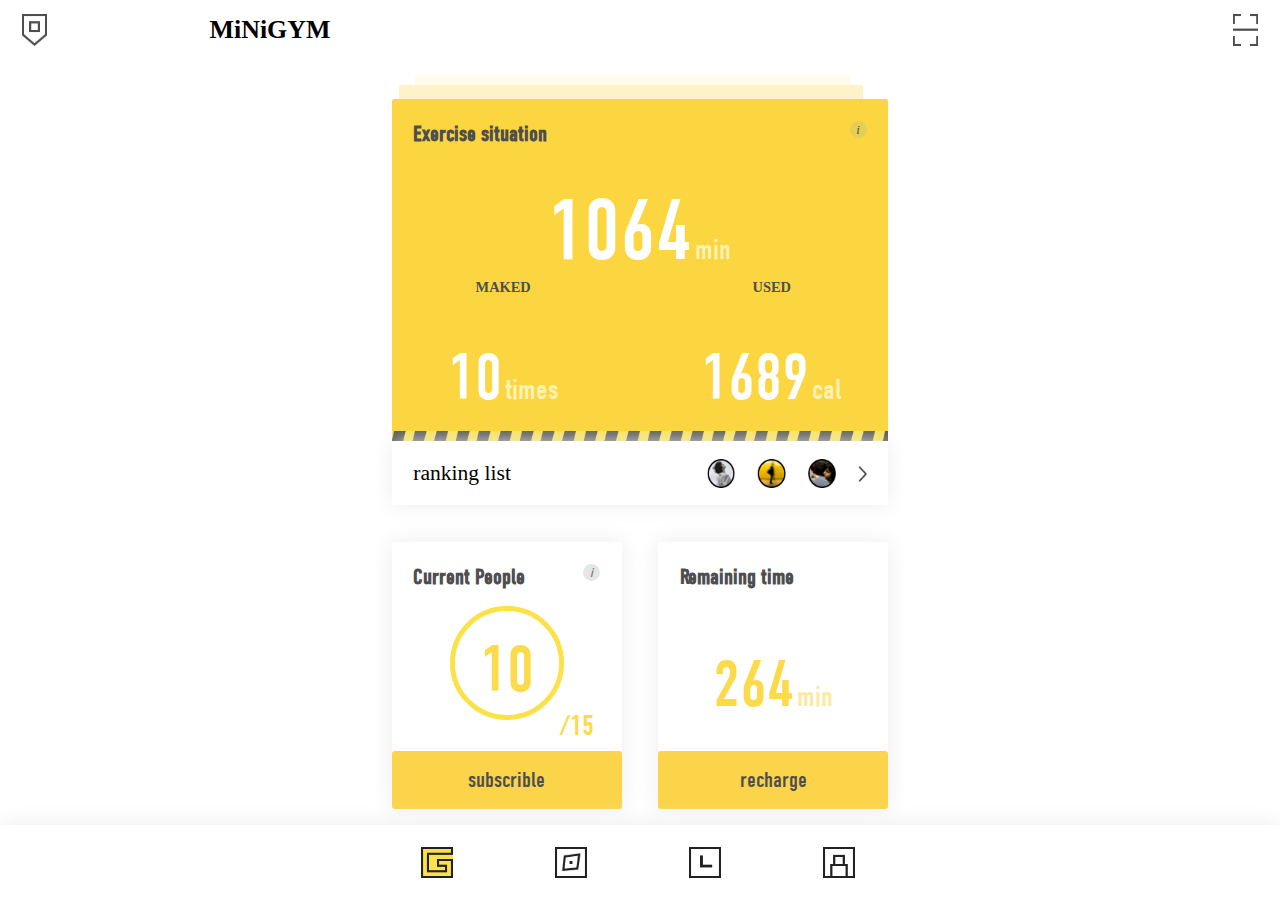
<file: html/index.html>
<!DOCTYPE html>
<html lang="en">
<head>
    <meta charset="UTF-8">
    <meta content="yes" name="apple-mobile-web-app-capable">
    <meta content="yes" name="apple-touch-fullscreen">
    <meta content="telephone=no,email=no" name="format-detection">
    <script src="../js/flexible.js"></script>
    <title>MiNiGYM</title>
    <link rel="stylesheet" href="../css/index.css">
</head>
<body>
    <div class="container">
        <div class="header">
            <div class="nearby">
                <img src="../imgs/home_nearby.png" alt="">
            </div>
            <h2>MiNiGYM</h2>
            <div class="scan">
                <img src="../imgs/home_scan.png" alt="">
            </div>
        </div>
        <div class="exercise-situation">
            <div class="cards-box">
                <div class="cards">
                    <div class="card3"></div>
                    <div class="card2"></div>
                    <a href="./es.html">
                        <div class="card1">
                            <div class="card1-title">
                                <h3>Exercise situation</h3>
                                <div class="more">
                                    <i>i</i>
                                </div>                            
                            </div>
                            <div class="time">
                                <span class="mins">1064</span>
                                <span class="min">min</span>
                            </div>
                            <div class="maked">
                                <h4>MAKED</h4>
                                <div class="m-num">
                                    <span class="maks">10</span>
                                    <span class="mak">times</span>
                                </div>
                            </div>
                            <div class="used">
                                <h4>USED</h4>
                                <div class="u-num">
                                    <span class="cals">1689</span>
                                    <span class="cal">cal</span>
                                </div>
                            </div>
                        </div>
                    </a>
                </div>                
            </div>
            <div class="conveyor"></div>
            <div class="ranking-list">
                <p>ranking list</p>
                <div class="top3">
                    <img src="../imgs/home_ranking1.png" alt="">
                    <img src="../imgs/home_ranking2.png" alt="">
                    <img src="../imgs/home_ranking3.png" alt="">
                    <img src="../imgs/home_more.png" alt="" class="list-more">
                </div>
            </div>
        </div>
        <div class="sub-message">
            <div class="current-people">
                <h3>Current People</h3>
                <div class="more">
                    <i>i</i>
                </div>
                <div class="people">10</div>
                <span>/15</span>
                <a href="./subscrible.html">
                    <div class="subscrible">
                        subscrible
                    </div>                      
                </a>
            </div>
            <div class="remaining-time">
                <h3>Remaining time</h3>
                <div class="r-num">
                    <span class="rt-num">264</span>
                    <span class="rt-nums">min</span>
                </div>
                <a href="./recharge.html">
                    <div class="subscrible">
                        recharge
                    </div> 
                </a>                
            </div>            
        </div>
    </div>
    <footer>
        <div class="tab">
            <a class="active">
                <img src="../imgs/home_icon.png" alt="">  
            </a>
            <a href="./find.html">
                <img src="../imgs/home_find.png" alt="">
            </a>
            <a href="./time.html">
                <img src="../imgs/home_time.png" alt="">
            </a>
            <a href="./user.html">
                <img src="../imgs/home_user.png" alt="">
            </a>                
        </div>
    </footer>
</body>
</html>
</file>
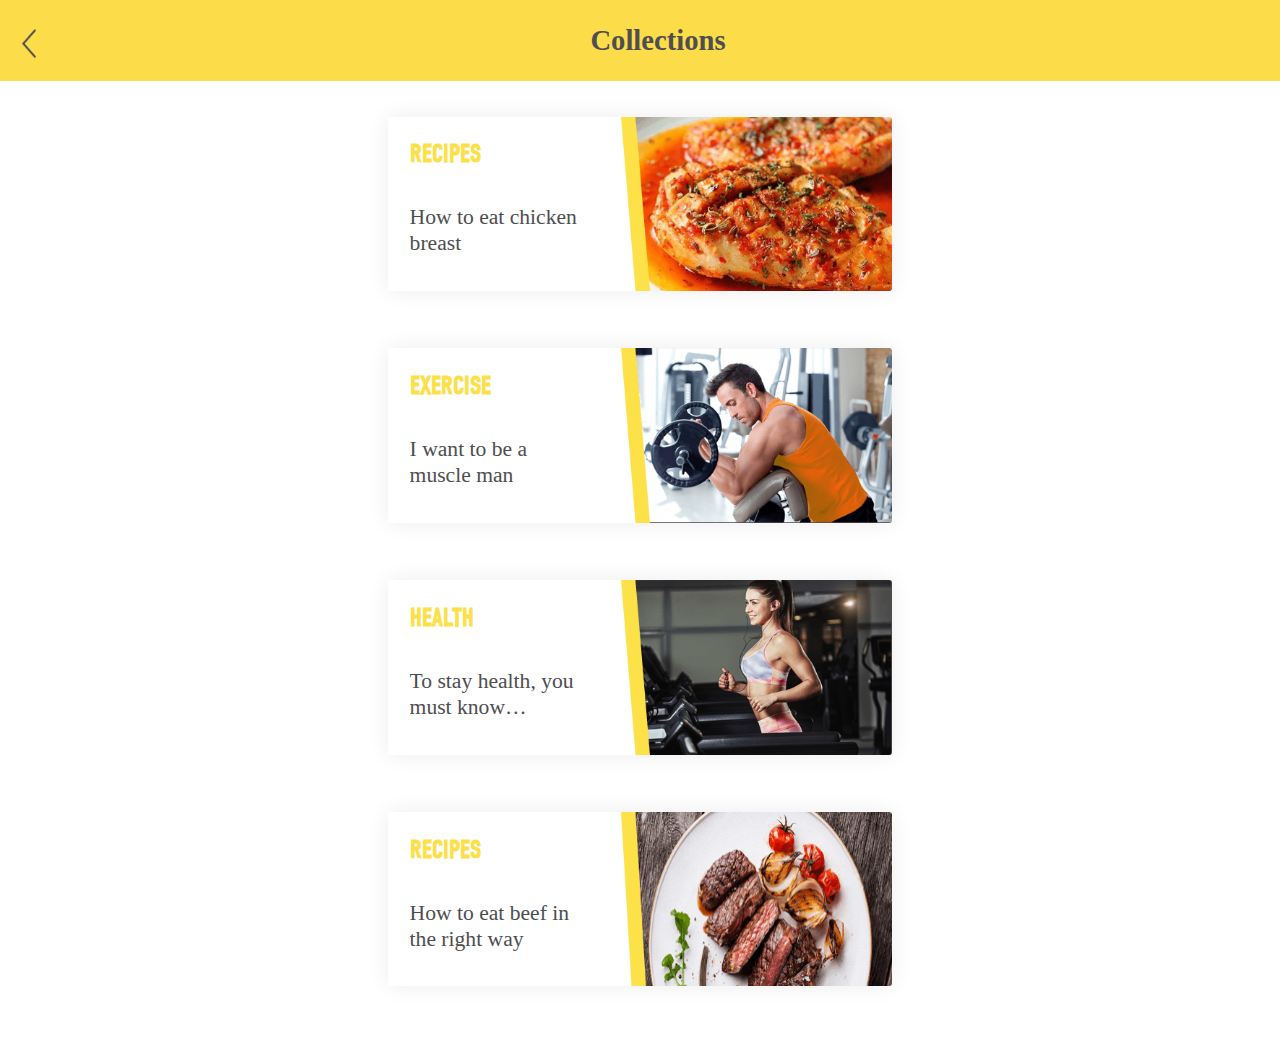
<file: html/collections.html>
<!DOCTYPE html>
<html lang="en">
<head>
    <meta charset="UTF-8">
    <title>Collections</title>
    <script src="../js/flexible.js"></script>
    <link rel="stylesheet" href="../css/collections.css">
</head>
<body>
    <header>
        <a href="./user.html">
            <div class="back"></div>            
        </a>
        <h3>Collections</h3>
    </header>
    <div class="main">
        <div class="collections">
            <div class="content">
                <h2>RECIPES</h2>
                <p>How to eat chicken breast</p>                
            </div>
            <img src="../imgs/collections_img1.png" alt="">
        </div>
        <div class="collections">
            <div class="content">
                <h2>EXERCISE</h2>
                <p>I want to be a muscle man</p>                
            </div>
            <img src="../imgs/collections_img2.png" alt="">
        </div>
        <div class="collections">
            <div class="content">
                <h2>HEALTH</h2>
                <p>To stay health, you must know balabala</p>                
            </div>
            <img src="../imgs/collections_img3.png" alt="">
        </div>
        <div class="collections">
            <div class="content">
                <h2>RECIPES</h2>
                <p>How to eat beef in the right  way </p>                
            </div>
            <img src="../imgs/collections_img4.png" alt="">    
        </div>
    </div>   
</body>
</html>
</file>
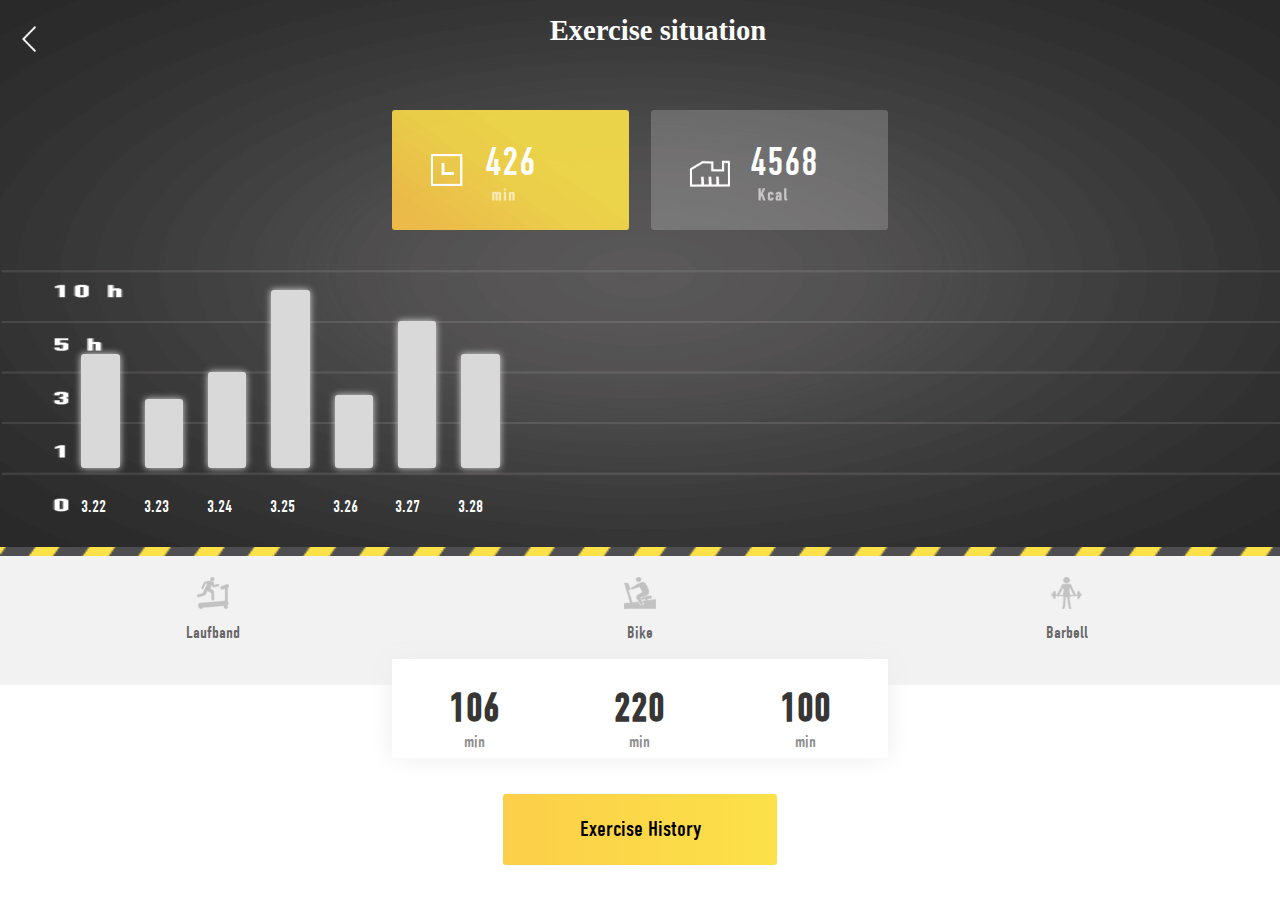
<file: html/es.html>
<!DOCTYPE html>
<html lang="en">
<head>
    <meta charset="UTF-8">
    <title>Exercise situation</title>
    <script src="../js/flexible.js"></script>
    <link rel="stylesheet" href="../css/es.css">
</head>
<body>
    <header>
        <a href="./index.html">
            <div class="back"></div>            
        </a>
        <h3>Exercise situation</h3>
        <div class="figure">
            <div class="total">
                <div class="extime">
                    <p>426</p>
                </div>
                <div class="calories">
                    <p>4568</p>
                </div>
            </div>
            <div class="histogram">
                <div class="his-1"></div>
                <div class="his-2"></div>
                <div class="his-3"></div>
                <div class="his-4"></div>
                <div class="his-5"></div>
                <div class="his-6"></div>
                <div class="his-7"></div>
            </div>
            <div class="time">
                <span>3.22</span>
                <span>3.23</span>
                <span>3.24</span>
                <span>3.25</span>
                <span>3.26</span>
                <span>3.27</span>
                <span>3.28</span>
            </div>
        </div>
    </header>
    <div class="converoy"></div>
    <div class="classify">
        <div class="run">
            <div class="lau run-img"></div>
            <p>Laufband</p>
        </div>
        <div class="run">
            <div class="bike run-img"></div>
            <p>Bike</p>
        </div>
        <div class="run">
            <div class="barbell run-img"></div>
            <p>Barbell</p>
        </div>
    </div>
    <div class="classify-time">
        <div class="run-time">
            <h3>106</h3>
            <p>min</p>
        </div>
        <div class="run-time">
            <h3>220</h3>
            <p>min</p>            
        </div>
        <div class="run-time">
            <h3>100</h3>
            <p>min</p>
        </div>
    </div>
    <div class="history">Exercise History</div>
</body>
</html>
</file>
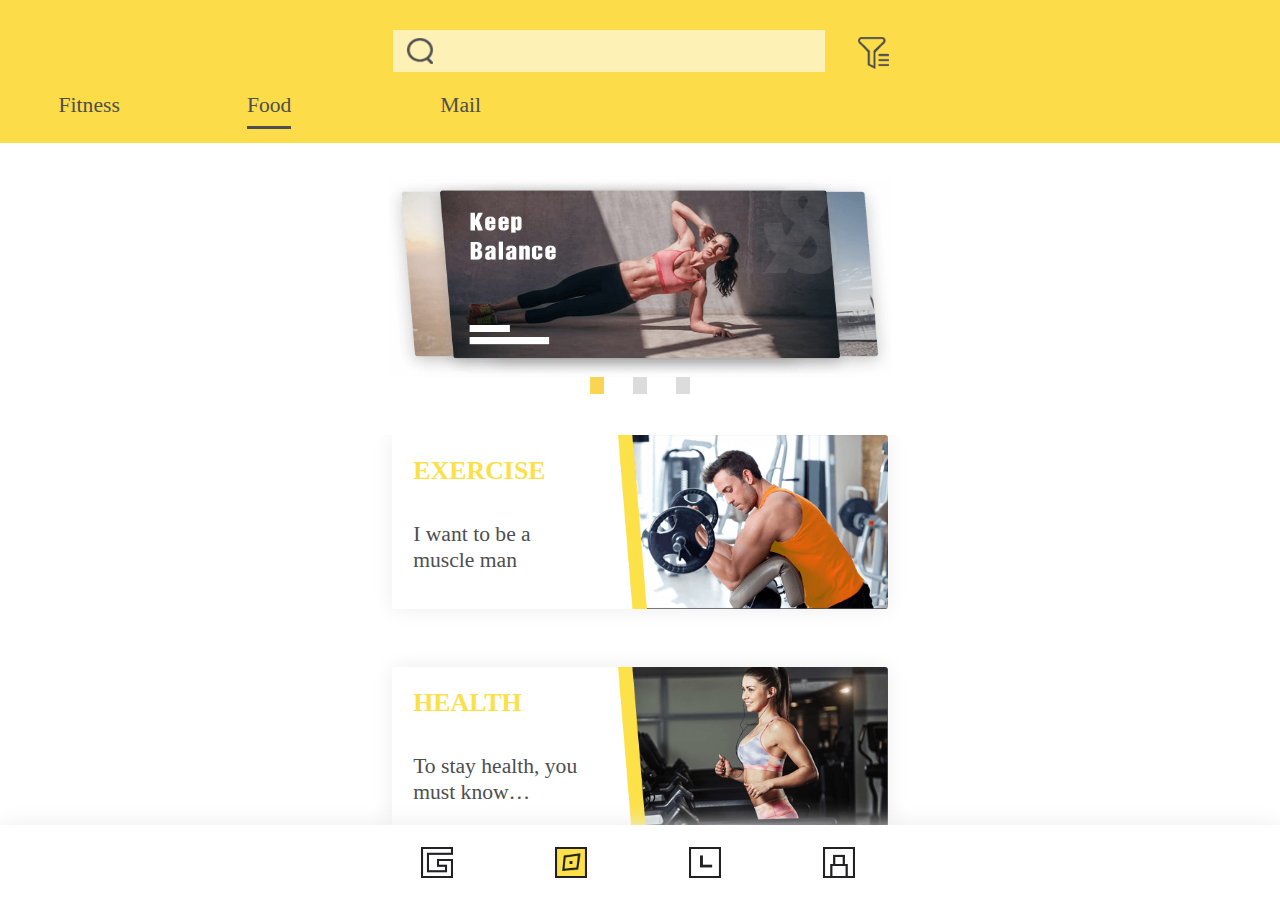
<file: html/find.html>
<!DOCTYPE html>
<html>

<head>
    <title></title>
    <script src="../js/flexible.js"></script>
    <link rel="stylesheet" type="text/css" href="../css/find.css">
</head>

<body>
    <header>
        <div class="search-con">
            <img src="../imgs/search.png" class="search-img">
            <input type="text" name="">
            <img src="../imgs/layer.png" class="layer">
        </div>
        <nav class="navigator">
            <a href="##">Fitness</a>
            <a href="##" class="active">Food</a>
            <a href="##">Mail</a>
        </nav>
    </header>
    <div class="first-rotate">
        <ul class="images">
            <li class="showright"><img src="../imgs/banner1.png"></li>
            <li class="none show"><img src="../imgs/banner2.png"></li>
            <li class="none"><img src="../imgs/banner3.png"></li>
        </ul>
        <ul class="index">
            <li class="index-li first"></li>
            <li class="index-li"></li>
            <li class="index-li"></li>
        </ul>
    </div>
    <div class="essay">
        <div class="collections">
            <div class="content">
                <h2>EXERCISE</h2>
                <p>I want to be a muscle man</p>                
            </div>
            <img src="../imgs/collections_img2.png" alt="">
        </div>
        <div class="collections">
            <div class="content">
                <h2>HEALTH</h2>
                <p>To stay health, you must know balabala</p>                
            </div>
            <img src="../imgs/collections_img3.png" alt="">
        </div>
    </div>
    <footer>
        <div class="tab">
            <a href="./index.html" >
                <img src="../imgs/home_icon.png" alt="">  
            </a>
            <a class="index">
                <img src="../imgs/home_find.png" alt="">
            </a>
            <a href="./time.html">
                <img src="../imgs/home_time.png" alt="">
            </a>
            <a href="./user.html">
                <img src="../imgs/home_user.png" alt="">
            </a>                
        </div>
    </footer>
    <script src="../js/rotate.js"></script>
</body>

</html>
</file>
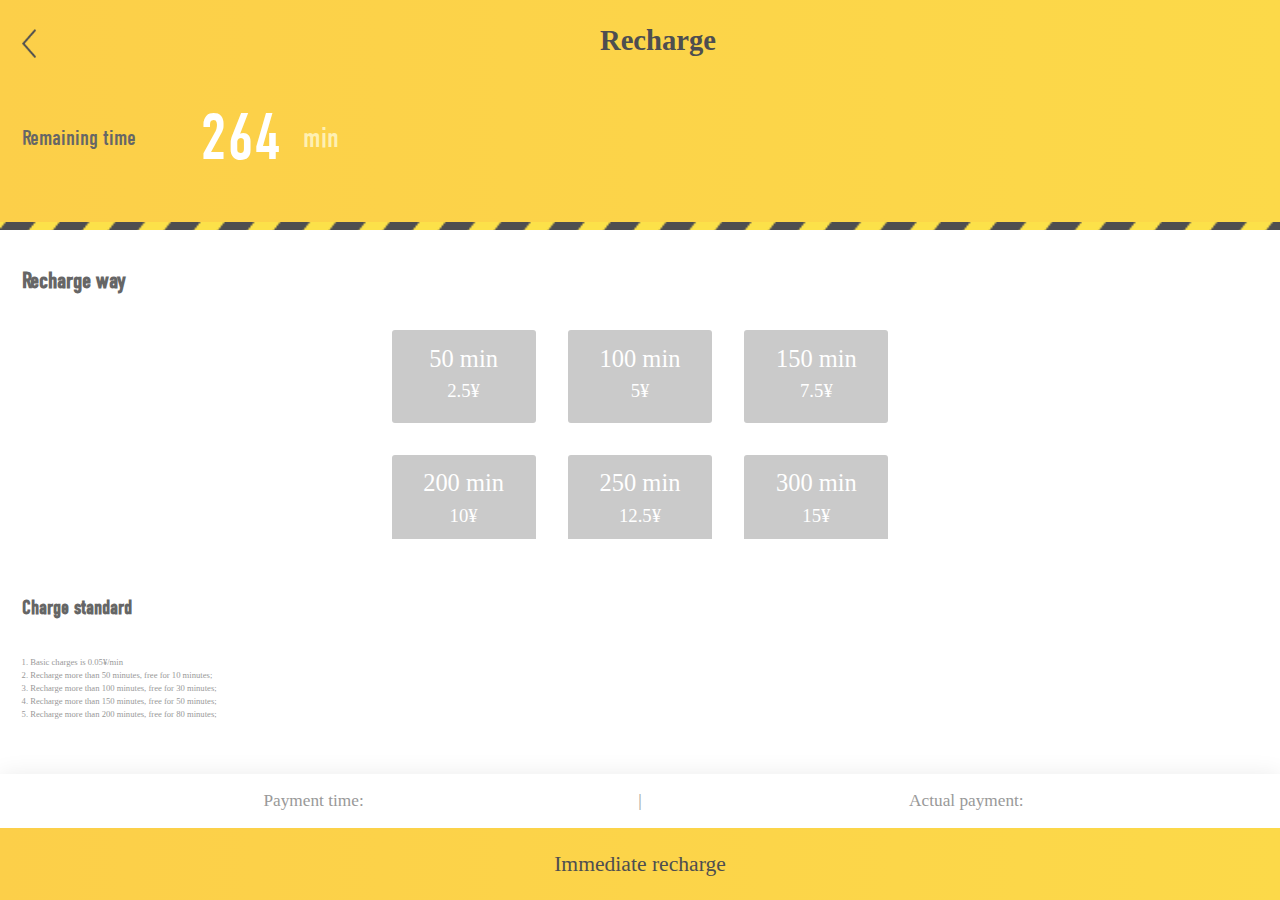
<file: html/recharge.html>
<!DOCTYPE html>
<html lang="en">
<head>
    <meta charset="UTF-8">
    <title>Recharge</title>
    <script src="../js/flexible.js"></script>
    <link rel="stylesheet" href="../css/recharge.css">
</head>
<body>
    <header>
        <a href="./index.html">
            <div class="back"></div>            
        </a>
        <h3>Recharge</h3>
        <div class="remain">Remaining time</div>
        <div class="num">264</div>
        <div class="min">min</div>
        <div class="converoy"></div>
    </header>
    <div class="way">
        <h3 class="way-title">Recharge way</h3>
        <div class="money-area">
            <div class="money">
                <p class="time">50 min</p>
                <p class="price">2.5¥</p>
            </div>
            <div class="money">
                <p class="time">100 min</p>
                <p class="price">5¥</p>
            </div>
            <div class="money right">
                <p class="time">150 min</p>
                <p class="price">7.5¥</p>
            </div>
            <div class="money">
                <p class="time">200 min</p>
                <p class="price">10¥</p>
            </div>
            <div class="money">
                <p class="time">250 min</p>
                <p class="price">12.5¥</p>
            </div>
            <div class="money right">
                <p class="time">300 min</p>
                <p class="price">15¥</p>
            </div>
        </div>
    </div>
    <div class="standard">
        <h3>Charge standard</h3>
        <p>
            1. Basic charges is 0.05¥/min
        </p>
        <p>
            2. Recharge more than 50 minutes, free for 10 minutes;
        </p>
        <p>
            3. Recharge more than 100 minutes, free for 30 minutes;  
        </p>
        <p>
            4. Recharge more than 150 minutes, free for 50 minutes; 
        </p>
        <p>
            5. Recharge more than 200 minutes, free for  80 minutes;
        </p>
    </div>
    <div class="pay">
        <div class="pay-time">
            Payment time: <span></span>
        </div>
        <div class="line"> | </div>
        <div class="pay-price">
            Actual payment: <span></span>
        </div>
        <div class="imm">Immediate recharge</div>
    </div>
    <script src="../js/recharge.js"></script>
</body>
</html>
</file>
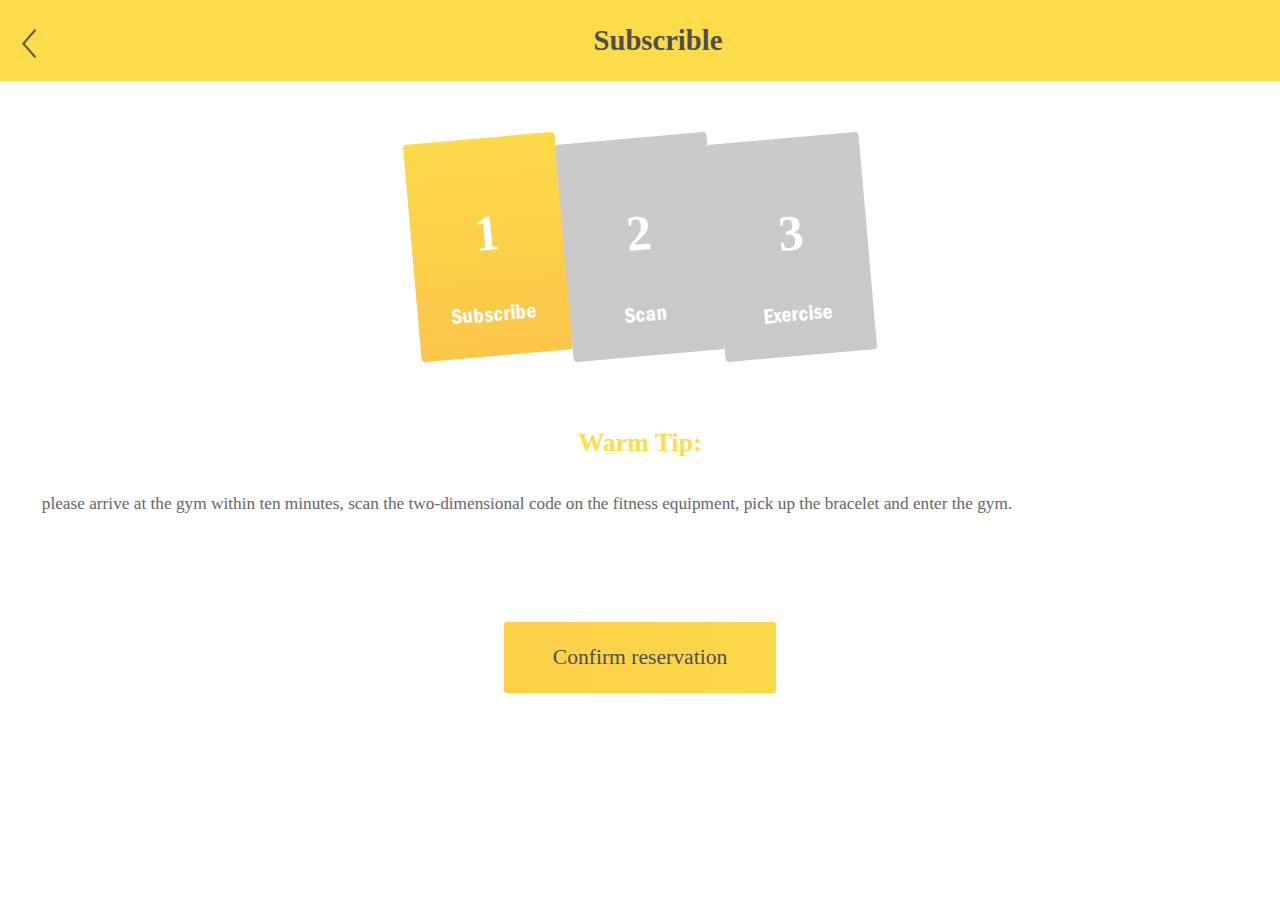
<file: html/subscrible.html>
<!DOCTYPE html>
<html>
<head>
  <title>Subscrible</title>
  <script src="../js/flexible.js"></script>
  <link rel="stylesheet" type="text/css" href="../css/subscrible.css">
</head>
<body>
  <div class="head">
    <a href="./index.html">
        <div class="back"></div>            
    </a>
    <h3>Subscrible</h3>
  </div>
  <header>
    <div class="banner">
      <h1>1</h1>
      <p>Subscribe</p>
    </div>
    <div class="banner">
      <h1>2</h1>
      <p>Scan</p>
    </div>
    <div class="banner">
      <h1>3</h1>
      <p>Exercise</p>
    </div>
  </header>
  <main>
    <h1>Warm Tip:</h1>
    <p>
      please arrive at the gym within ten minutes, scan 
the two-dimensional code on the fitness equipment, 
pick up the bracelet and enter the gym.
    </p>
  </main>
  <footer>
    <div class="btn">Confirm reservation</div>
  </footer>
</body>
</html>
</file>
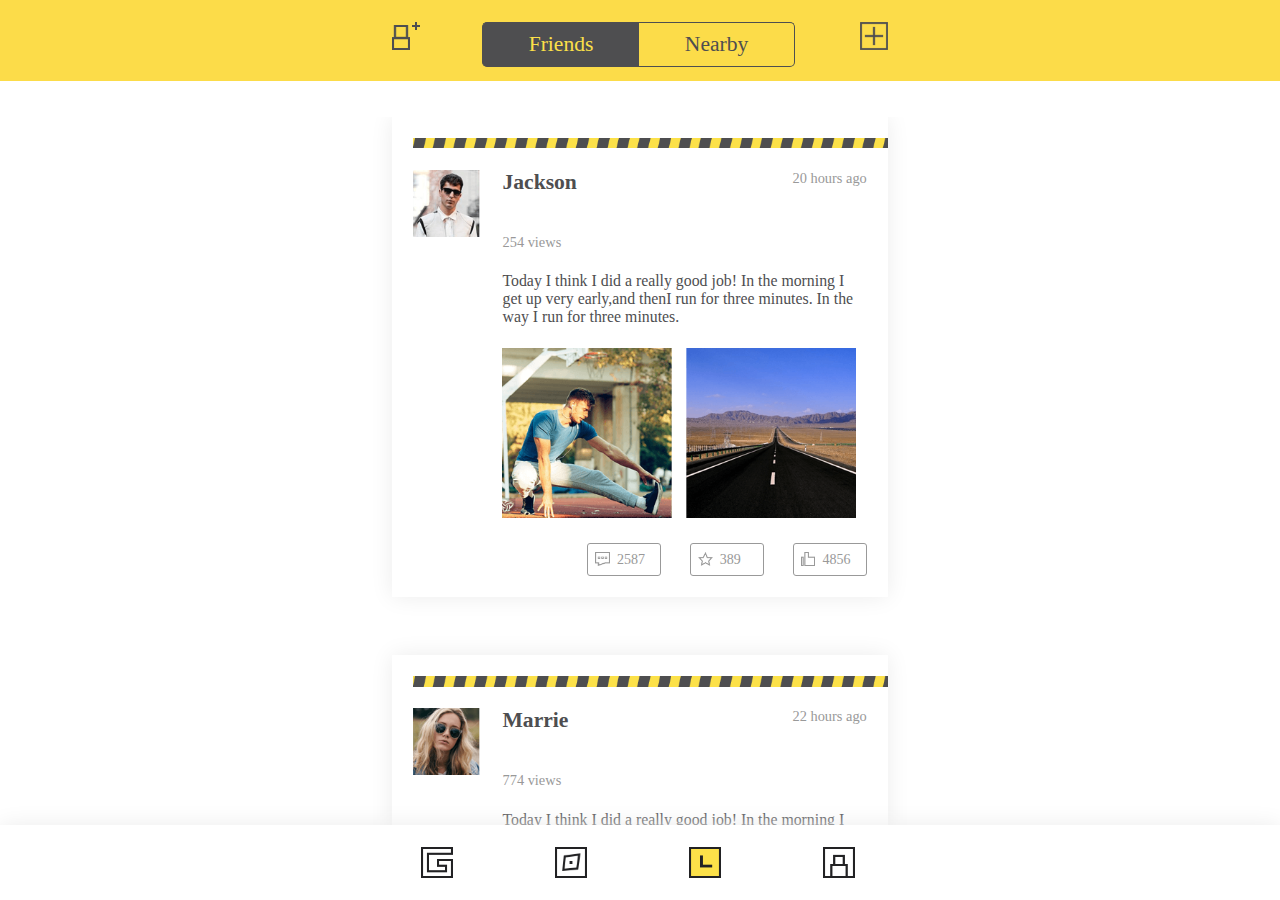
<file: html/time.html>
<!DOCTYPE html>
<html lang="en">
<head>
    <meta charset="UTF-8">
    <meta content="yes" name="apple-mobile-web-app-capable">
    <meta content="yes" name="apple-touch-fullscreen">
    <meta content="telephone=no,email=no" name="format-detection">
    <script src="../js/flexible.js"></script>
    <title>zone</title>
    <link rel="stylesheet" href="../css/time.css">
</head>
<body>
    <header>
        <div class="tabs">
            <div class="add"></div>
            <div class="friends on">Friends</div>
            <div class="nearby">Nearby</div>
            <div class="ann"></div>
        </div>
    </header>
    <div class="main">
        <div class="live">
            <div class="converoy"></div>
            <img src="../imgs/myLives_user.png" alt="" class="user">
            <div class="par">
                <div class="par-title">
                    <h3>Jackson</h3>
                    <div class="time">20 hours ago</div>           
                </div>
                <div class="views">254 views</div>
                <p>
                    Today I think I did a really good job! In the morning I get up very early,and thenI run for three minutes. In the way I run for three minutes.
                </p>
                <img src="../imgs/myLives_exercise.png" alt="" class="par-img">
                <img src="../imgs/myLives_road.png" alt="" class="par-img right">
                <div class="data">                    
                    <div class="like">
                        <div class="like-img"></div>
                        <div class="par-num">4856</div>
                    </div>
                    <div class="star">
                        <div class="star-img"></div>
                        <div class="par-num">389</div>
                    </div>
                    <div class="comment">
                        <div class="comment-img"></div>
                        <div class="par-num">2587</div>
                    </div>
                </div>
            </div> 
        </div>
        <div class="live">
            <div class="converoy"></div>
            <img src="../imgs/time_mar.png" alt="" class="user">
            <div class="par">
                <div class="par-title">
                    <h3>Marrie</h3>
                    <div class="time">22 hours ago</div>           
                </div>
                <div class="views">774 views</div>
                <p>
                    Today I think I did a really good job! In the morning I get up very early,and thenI run for three minutes. In the way I run for three minutes.
                </p>
                <img src="../imgs/myLives_exercise.png" alt="" class="par-img">
                <img src="../imgs/myLives_road.png" alt="" class="par-img right">
                <div class="data">                    
                    <div class="like">
                        <div class="like-img"></div>
                        <div class="par-num">1589</div>
                    </div>
                    <div class="star">
                        <div class="star-img"></div>
                        <div class="par-num">223</div>
                    </div>
                    <div class="comment">
                        <div class="comment-img"></div>
                        <div class="par-num">3568</div>
                    </div>
                </div>
            </div>              
        </div>
    </div>
    <footer>
        <div class="tab">
            <a href="./index.html">
                <img src="../imgs/home_icon.png" alt="">  
            </a>
            <a href="./find.html">
                <img src="../imgs/home_find.png" alt="">
            </a>
            <a class="active">
                <img src="../imgs/home_time.png" alt="">
            </a>
            <a href="./user.html" >
                <img src="../imgs/home_user.png" alt="">
            </a>                
        </div>
    </footer>
</body>
</html>
</file>
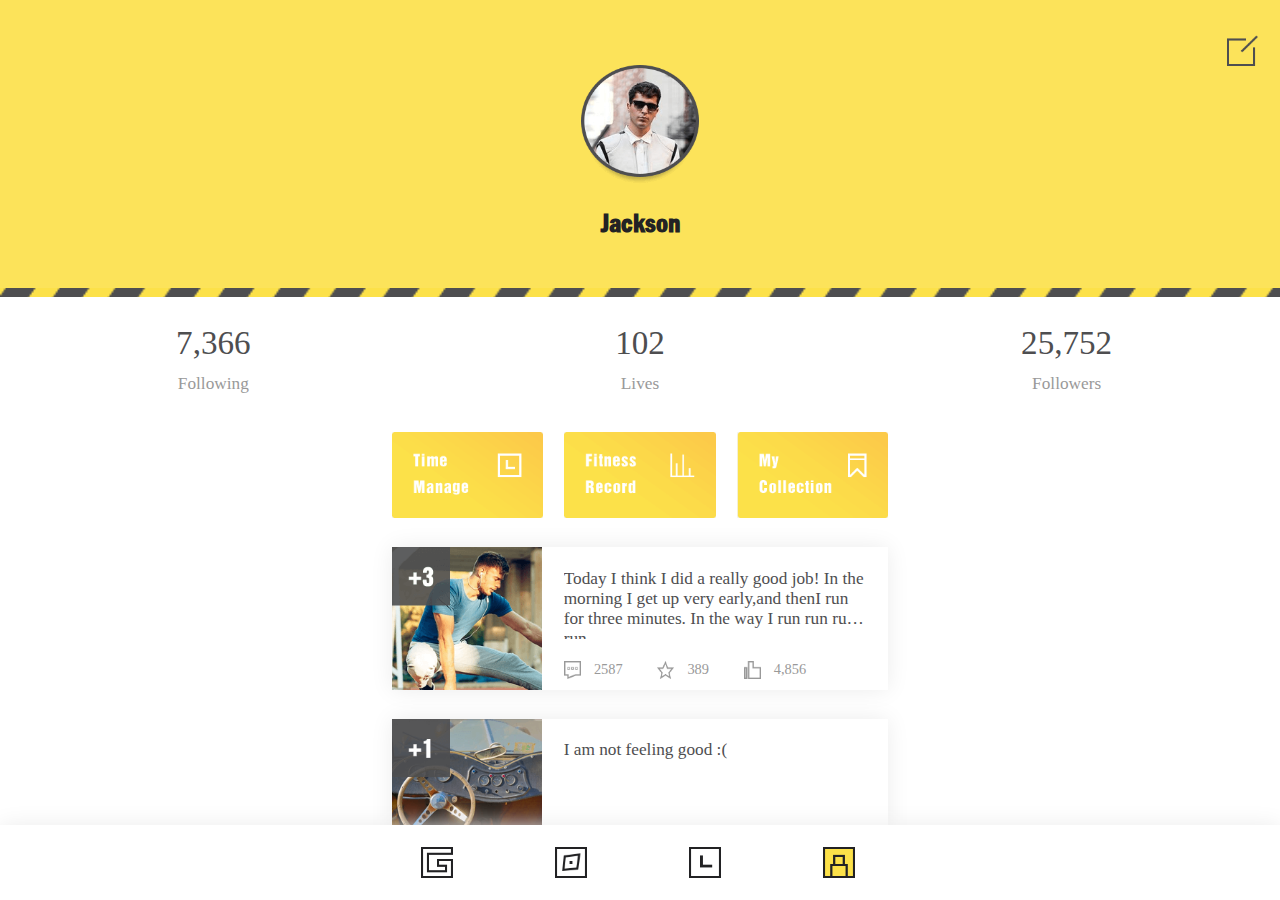
<file: html/user.html>
<!DOCTYPE html>
<html lang="en">
<head>
    <meta charset="UTF-8">
    <meta content="yes" name="apple-mobile-web-app-capable">
    <meta content="yes" name="apple-touch-fullscreen">
    <meta content="telephone=no,email=no" name="format-detection">
    <script src="../js/flexible.js"></script>
    <title></title>
    <link rel="stylesheet" href="../css/user.css">
</head>
<body>
    <div class="user">
        <div class="edit"></div>
        <div class="user-img"></div>
        <h2>Jackson</h2>
    </div>        
    <div class="message">
        <div class="converoy"></div>
        <div class="following">
            <p class="nums">7,366</p>
            <p class="des">Following</p>
        </div>
        <div class="lives">
            <p class="nums">102</p>
            <p class="des">Lives</p>
        </div>
        <div class="followers">
            <p class="nums">25,752</p>
            <p class="des">Followers</p>
        </div>
    </div>
    <div class="tabs">
        <div class="time-manage"></div>
        <div class="fitness-record"></div>
        <a href="collections.html">
            <div class="my-collection"></div>            
        </a>
    </div>
    <div class="essay">
        <a href="./myLives.html">
            <div class="article">
                <img src="../imgs/user_photo.png" alt="">
                <p>Today I think I did a really good job! In the morning I get up very early,and thenI run for three minutes. In the way I run run run run </p>
                <div class="par">
                    <div class="comment">
                        <div class="comment-img"></div>
                        <div class="par-num">2587</div>
                    </div>
                    <div class="star">
                        <div class="star-img"></div>
                        <div class="par-num">389</div>
                    </div>
                    <div class="like">
                        <div class="like-img"></div>
                        <div class="par-num">4,856</div>
                    </div>
                </div>
            </div>            
        </a>
        <a href="./myLives.html">
            <div class="article">
                <img src="../imgs/user_photo1.png" alt="">
                <p>I am not feeling good :(</p>
                <div class="par">
                    <div class="comment">
                        <div class="comment-img"></div>
                        <div class="par-num">2587</div>
                    </div>
                    <div class="star">
                        <div class="star-img"></div>
                        <div class="par-num">389</div>
                    </div>
                    <div class="like">
                        <div class="like-img"></div>
                        <div class="par-num">4,856</div>
                    </div>
                </div>
            </div>            
        </a>
    </div>
    <footer>
        <div class="tab">
            <a href="./index.html">
                <img src="../imgs/home_icon.png" alt="">  
            </a>
            <a href="./find.html">
                <img src="../imgs/home_find.png" alt="">
            </a>
            <a href="./time.html">
                <img src="../imgs/home_time.png" alt="">
            </a>
            <a class="active">
                <img src="../imgs/home_user.png" alt="">
            </a>                
        </div>
    </footer>
</body>
</html>
</file>
<file: css/index.css>
body,
h2,
h3,
h4,
p {
  margin: 0;
  padding: 0;
}
a {
  text-decoration: none;
}
@font-face {
  font-family: 'DC';
  src: url('../font/PT DIN Condensed Cyrillic_0.ttf');
}
@font-face {
  font-family: 'FG';
  src: url('../font/FRADMCN.TTF');
}
@font-face {
  font-family: 'H';
  src: url('../font/HelveticaInserat-Roman-SemiBold.ttf');
}
.container {
  width: 100%;
  height: 15.94666667rem;
}
.header {
  margin-top: 0.26666667rem;
  width: 100%;
  height: 0.58666667rem;
}
.header .nearby {
  float: left;
  margin-left: 0.4rem;
  width: 0.46666667rem;
  height: 100%;
}
.header .nearby img {
  width: 100%;
  height: 100%;
}
.header h2 {
  float: left;
  width: 8.26666667rem;
  height: 100%;
  line-height: 0.58666667rem;
  text-align: center;
  font-size: 0.48rem;
  font-family: "Microsoft YaHei";
}
.header .scan {
  float: right;
  margin-right: 0.4rem;
  width: 0.46666667rem;
  height: 100%;
}
.header .scan img {
  width: 100%;
  height: 100%;
}
.exercise-situation {
  margin: 0 auto;
  margin-top: 0.53333333rem;
  width: 9.2rem;
  height: 7.98666667rem;
}
.exercise-situation .cards-box {
  width: 9.2rem;
  height: 6.6rem;
  overflow: hidden;
}
.exercise-situation .cards {
  position: relative;
}
.exercise-situation .cards .card3 {
  position: absolute;
  top: 0;
  left: 0.42666667rem;
  width: 8.05333333rem;
  height: 6.6rem;
  border-radius: 0.04rem;
  background-color: #fffbec;
  z-index: 1;
}
.exercise-situation .cards .card2 {
  position: absolute;
  top: 0.18666667rem;
  left: 0.13333333rem;
  width: 8.6rem;
  height: 6.41333333rem;
  border-radius: 0.04rem;
  background-color: #fef2c8;
  z-index: 2;
}
.exercise-situation .card1 {
  position: absolute;
  top: 0.45333333rem;
  left: 0;
  width: 9.2rem;
  height: 6.14666667rem;
  border-radius: 0.04rem 0.04rem 0 0;
  background-color: #fcd640;
  z-index: 3;
}
.exercise-situation .card1 .card1-title {
  width: 100%;
  overflow: hidden;
}
.exercise-situation .card1 h3 {
  margin-left: 0.4rem;
  margin-top: 0.4rem;
  float: left;
  font-family: 'DC';
  font-size: 0.4rem;
  color: #4e4e50;
}
.exercise-situation .card1 .more {
  float: right;
  margin: 0.4rem 0.4rem 0 0;
  width: 0.32rem;
  height: 0.32rem;
  line-height: 0.32rem;
  border-radius: 50%;
  background-color: #e4ce54;
  color: #4e4e50;
  font-size: 0.24rem;
  text-align: center;
}
.exercise-situation .card1 .time {
  width: 100%;
  height: 1.14666667rem;
  margin-top: 0.64rem;
  text-align: center;
  font-family: 'DC';
}
.exercise-situation .card1 .time .mins {
  font-size: 1.6rem;
  color: #fff;
}
.exercise-situation .card1 .time .min {
  font-size: 0.53333333rem;
  color: #fef2b5;
}
.exercise-situation .card1 .maked {
  float: left;
  margin-top: 0.66666667rem;
  margin-left: 0.86666667rem;
  width: 2.4rem;
  height: 2.96rem;
  text-align: center;
}
.exercise-situation .card1 .maked h4 {
  font-family: "Microsoft YaHei";
  font-size: 0.26666667rem;
  color: #4e4e50;
}
.exercise-situation .card1 .maked .m-num {
  margin-top: 0.8rem;
}
.exercise-situation .card1 .maked .m-num .maks {
  font-size: 1.2rem;
  color: #fff;
  font-family: 'DC';
}
.exercise-situation .card1 .maked .m-num .mak {
  font-size: 0.53333333rem;
  color: #fef2b5;
  font-family: 'DC';
}
.exercise-situation .card1 .used {
  float: right;
  margin-top: 0.66666667rem;
  margin-right: 0.61333333rem;
  width: 3.09333333rem;
  height: 2.96rem;
  text-align: center;
}
.exercise-situation .card1 h4 {
  font-family: "Microsoft YaHei";
  font-size: 0.26666667rem;
  color: #4e4e50;
}
.exercise-situation .card1 .u-num {
  margin-top: 0.8rem;
}
.exercise-situation .card1 .u-num .cals {
  font-size: 1.2rem;
  color: #fff;
  font-family: 'DC';
}
.exercise-situation .card1 .u-num .cal {
  font-size: 0.53333333rem;
  color: #fef2b5;
  font-family: 'DC';
}
.exercise-situation .conveyor {
  width: 9.2rem;
  height: 0.17333333rem;
  background-image: url(../imgs/home_converoy.png);
  background-size: 100% 100%;
}
.exercise-situation .ranking-list {
  width: 100%;
  height: 1.2rem;
  line-height: 1.2rem;
  box-shadow: 0 0 0.4rem #ececec;
}
.exercise-situation .ranking-list p {
  margin-left: 0.4rem;
  float: left;
  font-family: "Microsoft YaHei";
  font-size: 0.4rem;
}
.exercise-situation .ranking-list .top3 {
  float: right;
}
.exercise-situation .ranking-list .top3 img {
  width: 0.53333333rem;
  height: 0.53333333rem;
  display: inline-block;
  vertical-align: middle;
  margin-right: 0.34666667rem;
}
.exercise-situation .ranking-list .top3 .list-more {
  width: 0.16rem;
  height: 0.29333333rem;
  margin-right: 0.4rem;
}
.sub-message {
  margin: 0 auto;
  margin-top: 0.66666667rem;
  width: 9.2rem;
  height: 4.93333333rem;
}
.sub-message .current-people {
  position: relative;
  float: left;
  margin-right: 0.66666667rem;
  width: 4.26666667rem;
  height: 100%;
  box-shadow: 0 0 0.4rem #ececec;
  font-family: 'DC';
  color: #4e4e50;
}
.sub-message .current-people h3 {
  float: left;
  margin-left: 0.4rem;
  margin-top: 0.4rem;
  font-size: 0.4rem;
}
.sub-message .current-people .more {
  float: right;
  margin: 0.4rem 0.4rem 0 0;
  width: 0.32rem;
  height: 0.32rem;
  line-height: 0.32rem;
  border-radius: 50%;
  background-color: #e4ce54;
  color: #4e4e50;
  font-size: 0.24rem;
  text-align: center;
  background-color: #e6e6e6;
  color: #7b7b7d;
}
.sub-message .current-people .people {
  margin: 0 auto;
  margin-top: 1.18666667rem;
  width: 1.92rem;
  height: 1.92rem;
  line-height: 2.2rem;
  border: 0.10666667rem solid #fce149;
  border-radius: 50%;
  color: #fcda49;
  font-size: 1.2rem;
  font-family: 'DC';
  text-align: center;
}
.sub-message .current-people span {
  display: block;
  margin-top: -0.21333333rem;
  margin-left: 3.12rem;
  color: #fcda49;
  font-size: 0.53333333rem;
  font-family: 'DC';
}
.sub-message .current-people .subscrible {
  position: absolute;
  left: 0;
  bottom: 0;
  width: 100%;
  height: 1.06666667rem;
  border-radius: 3px;
  line-height: 1.06666667rem;
  background-color: #fcd449;
  text-align: center;
  font-size: 0.4rem;
  font-family: 'DC';
  color: #4e4e50;
}
.sub-message .remaining-time {
  position: relative;
  float: left;
  width: 4.26666667rem;
  height: 100%;
  box-shadow: 0 0 0.4rem #ececec;
  color: #4e4e50;
  font-family: 'DC';
}
.sub-message .remaining-time h3 {
  margin-left: 0.4rem;
  margin-top: 0.4rem;
  font-size: 0.4rem;
}
.sub-message .remaining-time .r-num {
  margin: 0 auto;
  margin-top: 1.06666667rem;
  width: 3.09333333rem;
  text-align: center;
}
.sub-message .remaining-time .r-num .rt-num {
  font-size: 1.2rem;
  color: #fcda49;
}
.sub-message .remaining-time .r-num .rt-nums {
  font-size: 0.53333333rem;
  color: #fde9a1;
}
.sub-message .remaining-time .subscrible {
  position: absolute;
  left: 0;
  bottom: 0;
  width: 100%;
  height: 1.06666667rem;
  border-radius: 3px;
  line-height: 1.06666667rem;
  background-color: #fcd449;
  text-align: center;
  font-size: 0.4rem;
  font-family: 'DC';
  color: #4e4e50;
}
footer {
  position: absolute;
  left: 0;
  bottom: 0;
  width: 100%;
  height: 1.38666667rem;
  box-shadow: 0 0 0.4rem #ececec;
  z-index: 2;
  background: #fff;
}
footer .tab {
  margin: 0 auto;
  margin-top: 0.4rem;
  width: 8.10666667rem;
  height: 0.98666667rem;
}
footer .tab a {
  width: 0.58666667rem;
  height: 0.58666667rem;
  float: left;
  margin-right: 1.89333333rem;
}
footer .tab :last-child {
  margin-right: 0;
}
footer img {
  width: 100%;
  height: 100%;
}
footer .active {
  background-color: #fce149;
}
</file>
<file: css/collections.css>
body,
h2,
h3,
p {
  margin: 0;
  padding: 0;
}
@font-face {
  font-family: 'DC';
  src: url('../font/PT DIN Condensed Cyrillic_0.ttf');
}
header {
  width: 100%;
  height: 1.49333333rem;
  line-height: 1.49333333rem;
  background-color: #fcdc49;
  text-align: center;
  font-size: 0.45333333rem;
  color: #4e4e50;
}
header .back {
  float: left;
  margin: 0.53333333rem 0 0 0.4rem;
  width: 0.26666667rem;
  height: 0.53333333rem;
  background: url(../imgs/back.png);
  background-size: 100% 100%;
}
.main {
  margin-top: 0.66666667rem;
  width: 100%;
}
.main .collections {
  margin: 0 auto;
  margin-bottom: 1.06666667rem;
  width: 9.33333333rem;
  height: 3.22666667rem;
  box-shadow: 0 0 0.4rem #ececec;
  border-radius: 3px;
  overflow: hidden;
}
.main .collections .content {
  float: left;
}
.main .collections .content h2 {
  margin: 0.4rem 0 0.66666667rem 0.4rem;
  color: #fce049;
  font-family: 'DC';
  font-size: 0.48rem;
}
.main .collections .content p {
  margin-left: 0.4rem;
  width: 3.12rem;
  height: 0.98666667rem;
  line-height: 0.48rem;
  color: #4e4e50;
  font-size: 0.4rem;
  text-overflow: ellipsis;
  display: -webkit-box;
  -webkit-box-orient: vertical;
  -webkit-line-clamp: 2;
  overflow: hidden;
}
.main .collections img {
  float: right;
  width: 5.01333333rem;
  height: 100%;
}
</file>
<file: css/es.css>
body,
h2,
h3,
p {
  margin: 0;
  padding: 0;
  font-family: "Microsoft YaHei";
}
@font-face {
  font-family: 'DC';
  src: url('../font/PT DIN Condensed Cyrillic_0.ttf');
}
header {
  position: relative;
  width: 100%;
  height: 10.13333333rem;
  background: #29292a;
  text-align: center;
  font-size: 0.45333333rem;
  color: #fff;
  overflow: hidden;
  background: url(../imgs/es_bg.png);
  background-size: 100% 100%;
}
header .back {
  float: left;
  margin: 0.48rem 0 0 0.4rem;
  width: 0.26666667rem;
  height: 0.48rem;
  background: url(../imgs/es_back.png);
  background-size: 100% 100%;
}
header h3 {
  margin-top: 0.26666667rem;
}
.figure {
  width: 100%;
  height: 9.2rem;
}
.figure .total {
  margin: 0 auto;
  margin-top: 1.16rem;
  width: 9.2rem;
  height: 2.21333333rem;
}
.figure .total .extime,
.figure .total .calories {
  float: left;
  width: 4.4rem;
  height: 100%;
}
.figure .total .extime p,
.figure .total .calories p {
  margin-top: 0.53333333rem;
  font-family: 'DC';
  font-size: 0.74666667rem;
}
.figure .total .extime {
  margin-right: 0.4rem;
  background: url(../imgs/es_time.png);
  background-size: 100% 100%;
}
.figure .total .calories {
  background: url(../imgs/es_cal.png);
  background-size: 100% 100%;
}
.figure .total .calories p {
  margin-left: 0.53333333rem;
}
.figure .histogram {
  position: absolute;
  left: 1.50666667rem;
  bottom: 1.46666667rem;
  width: 8.10666667rem;
  height: 3.29333333rem;
}
.figure .histogram div {
  float: left;
  height: 0.26666667rem;
  width: 0.70666667rem;
  margin-right: 0.46666667rem;
  background-color: #d9d9d9;
  border-radius: 3px;
  box-shadow: 0 0 0.13333333rem #e3e3e3;
}
.figure .histogram :last-child {
  margin-right: 0;
}
.figure .histogram .his-1 {
  margin-top: 1.18666667rem;
  height: 2.10666667rem;
}
.figure .histogram .his-2 {
  margin-top: 2.01333333rem;
  height: 1.28rem;
}
.figure .histogram .his-3 {
  margin-top: 1.50666667rem;
  height: 1.78666667rem;
}
.figure .histogram .his-4 {
  margin-top: 0rem;
  height: 3.29333333rem;
}
.figure .histogram .his-5 {
  margin-top: 1.93333333rem;
  height: 1.36rem;
}
.figure .histogram .his-6 {
  margin-top: 0.57333333rem;
  height: 2.72rem;
}
.figure .histogram .his-7 {
  margin-top: 1.18666667rem;
  height: 2.10666667rem;
}
.figure .time {
  position: absolute;
  left: 1.50666667rem;
  bottom: 0.53333333rem;
}
.figure .time span {
  margin-right: 0.58666667rem;
  font-size: 0.32rem;
  font-family: 'DC';
}
.figure .time :last-child {
  margin-right: 0;
}
.converoy {
  width: 100%;
  height: 0.16rem;
  background: url(../imgs/home_converoy.png);
  background-size: 100% 100%;
}
.classify {
  width: 100%;
  height: 2.4rem;
  background: #f2f2f2;
}
.classify .run {
  float: left;
  width: 33.3333%;
  height: 100%;
  text-align: center;
}
.classify .run .run-img {
  margin: 0 auto;
  margin-top: 0.4rem;
  margin-bottom: 0.26666667rem;
  width: 0.58666667rem;
  height: 0.58666667rem;
}
.classify .run .lau {
  background: url(../imgs/es_run.png);
  background-size: 100% 100%;
}
.classify .run .bike {
  background: url(../imgs/es_bike.png);
  background-size: 100% 100%;
}
.classify .run .barbell {
  background: url(../imgs/es_barbell.png);
  background-size: 100% 100%;
}
.classify .run p {
  font-family: 'DC';
  font-size: 0.32rem;
  color: #666;
}
.classify-time {
  margin: 0 auto;
  margin-top: -0.49333333rem;
  width: 9.2rem;
  height: 1.84rem;
  background: #fff;
  text-align: center;
  box-shadow: 0 0 0.4rem #ececec;
}
.classify-time .run-time {
  float: left;
  width: 33.333%;
  height: 100%;
}
.classify-time .run-time h3 {
  font-family: 'DC';
  color: #373635;
  font-size: 0.74666667rem;
}
.classify-time .run-time p {
  font-family: 'DC';
  color: #8d8d8d;
  font-size: 0.32rem;
}
.history {
  margin: 0 auto;
  margin-top: 0.66666667rem;
  height: 1.30666667rem;
  line-height: 1.30666667rem;
  width: 5.06666667rem;
  background: linear-gradient(90deg, #fccf49, #fce149);
  font-family: 'DC';
  font-size: 0.4rem;
  text-align: center;
  border-radius: 3px;
}
</file>
<file: css/find.css>
* {
    padding: 0;
    margin: 0;
    -webkit-tap-highlight-color: transparent;
}
header {
    width: 100%;
    height: 2.613333rem;
    background: #fcdc49;
    border: 0.001333rem solid transparent;
}
@font-face {
    font-family: 'H';
    src: url('../font/HelveticaInserat-Roman-SemiBold.ttf');
}
.search-con {
    position: relative;
    box-sizing: border-box;
    margin: 0 auto;
    margin-top: 0.533333rem;
    width: 9.2rem;
}
.search-img {
    margin: auto;
    position: absolute;
    top: 0;
    bottom: 0;
    left: 0.266667rem;
    width: 0.48rem;
    height: 0.48rem;
}
.search-con input {
    box-sizing: border-box;
    padding-left: 1rem;
    width: 8.0rem;
    height: 0.773333rem;
    font-size: 0.346667rem;
    background: #fef1b6;
    border: none;
}
.search-con input:focus {
    outline: none;
}
.search-con .layer {
    float: right;
    margin-top: 0.13333rem;
    width: 0.586667rem;
    height: 0.586667rem;
}
.navigator {
    // display: flex
}
.navigator a {
    display: inline-block;
    height: 1.013333rem;
    line-height: 1.23333rem;
    text-decoration: none;
    color: #4e4e50;
    font-size: 0.4rem;
    font-family: 'H';
}
.navigator a.active {
    border-bottom: 0.066667rem solid #4e4e50;
}
.navigator a:first-child {
    margin-left: 1.066667rem;
    margin-right: 2.3rem;
}
.navigator a:last-child {
    margin-left: 2.7rem;
}
li {
    list-style: none;
}

.first-rotate {
    margin: 0 auto;
    position: relative;
    width: 9.333333rem;
    // height: 3.666667rem;
    overflow: hidden;
}

.images {
    margin: 0 auto;
    margin-top: .6666667rem;
    position: relative;
    width: 9.333333rem;
    height: 3.666667rem;
    overflow: hidden;
}

.images li {
    position: absolute;
    left: 0.666667rem;
    width: 8.0rem;
    height: 3.666667rem;
}

.images img {
    width: 8.0rem;
    height: 3.666667rem;
}

.none {
    z-index: -1;
    left: -0.066667rem !important;
}

.showright {
    animation: toright 0.5s;
    z-index: 2;
}

@keyframes toright {
    from {
        left: 8.666667rem;
    }
    to {
        left: 0.666667rem;
    }
}

.showleft {
    animation: toleft 0.5s;
    z-index: 2;
}

@keyframes toleft {
    from {
        left: -8.666667rem;
    }
    to {
        left: 0.666667rem;
    }
}

.show {
    z-index: 1;
    left: 1.4rem !important;
}

.index {
    // position: absolute;
    // // top: 0.16rem;
    // left: 0;
    // right: 0;
    // margin: auto;
    margin: 0 auto;
    width: 2.4rem;
    height: 0.266667rem;
    cursor: pointer;
    z-index: 3;
}

.index-li {
    float: left;
    margin: 0 0.266667rem;
    width: 0.266667rem;
    height: 0.32rem;
    background: #dcdcdc;
    transition: all 1s;
    text-align: center;
}

.index .first {
    background-color: #fad554;
}

.essay {
    margin-top: 0.746667rem;
    width: 100%;
    height: 7.5rem;
    overflow-y: scroll;
}
.collections {
  margin: 0 auto;
  margin-bottom: 1.06666667rem;
  width: 9.2rem;
  height: 3.22666667rem;
  box-shadow: 0 0 0.4rem #ececec;
  border-radius: 3px;
  overflow: hidden;
}
.collections .content {
  float: left;
}
.collections .content h2 {
  margin: 0.4rem 0 0.66666667rem 0.4rem;
  color: #fce049;
  font-family: 'DC';
  font-size: 0.48rem;
}
.collections .content p {
  margin-left: 0.4rem;
  width: 3.12rem;
  height: 0.98666667rem;
  line-height: 0.48rem;
  color: #4e4e50;
  font-size: 0.4rem;
  text-overflow: ellipsis;
  display: -webkit-box;
  -webkit-box-orient: vertical;
  -webkit-line-clamp: 2;
  overflow: hidden;
}
.collections img {
  float: right;
  width: 5.01333333rem;
  height: 100%;
}
footer {
  position: absolute;
  left: 0;
  bottom: 0;
  width: 100%;
  height: 1.38666667rem;
  box-shadow: 0 0 0.4rem #ececec;
  z-index: 2;
  background: #fff;
}
footer .tab {
  margin: 0 auto;
  margin-top: 0.4rem;
  width: 8.10666667rem;
  height: 0.98666667rem;
}
footer .tab a {
  width: 0.58666667rem;
  height: 0.58666667rem;
  float: left;
  margin-right: 1.89333333rem;
}
footer .tab :last-child {
  margin-right: 0;
}
footer img {
  width: 100%;
  height: 100%;
}
footer .index {
  background-color: #fce149;
}
</file>
<file: css/recharge.css>
body,
h2,
h3,
p {
  margin: 0;
  padding: 0;
  font-family: "Microsoft YaHei";
}
@font-face {
  font-family: 'H';
  src: url('../font/HelveticaInserat-Roman-SemiBold.ttf');
}
@font-face {
  font-family: 'DC';
  src: url('../font/PT DIN Condensed Cyrillic_0.ttf');
}
header {
  width: 100%;
  height: 4.26666667rem;
  line-height: 1.49333333rem;
  background: linear-gradient(90deg, #fccf49, #fcd949);
  text-align: center;
  font-size: 0.45333333rem;
  color: #4e4e50;
  overflow: hidden;
}
header .back {
  float: left;
  margin: 0.53333333rem 0 0 0.4rem;
  width: 0.26666667rem;
  height: 0.53333333rem;
  background: url(../imgs/back.png);
  background-size: 100% 100%;
}
header .remain,
header .num,
header .min {
  float: left;
  margin-top: 0.31666667rem;
  margin-bottom: 0.8rem;
  font-family: 'DC';
}
header .remain {
  margin-left: 0.4rem;
  font-size: 0.4rem;
  color: #666;
}
header .num {
  margin-left: 1.2rem;
  font-size: 1.2rem;
  color: #fff;
}
header .min {
  margin-left: 0.4rem;
  font-size: 0.53333333rem;
  color: #fef0b3;
}
header .converoy {
  float: left;
  width: 100%;
  height: 0.16rem;
  background: url(../imgs/home_converoy.png);
  background-size: 100% 100%;
}
.way {
  width: 100%;
  height: 5.70666667rem;
  overflow: hidden;
}
.way .way-title {
  margin: 0.66666667rem 0 0.66666667rem 0.4rem;
  font-family: 'DC';
  font-size: 0.42666667rem;
  color: #666;
}
.way .money-area {
  margin: 0 auto;
  width: 9.2rem;
}
.way .money-area .money {
  float: left;
  margin: 0 0.6rem 0.6rem 0;
  width: 2.66666667rem;
  height: 1.70666667rem;
  border-radius: 3px;
  background: #cacaca;
  text-align: center;
  font-family: 'H';
  color: #fff;
}
.way .money-area .money .time {
  margin: 0.26666667rem 0 0.13333333rem 0;
  font-size: 0.45333333rem;
}
.way .money-area .money .price {
  font-size: 0.34666667rem;
}
.way .money-area .right {
  margin-right: 0;
}
.way .money-area .active {
  background: linear-gradient(90deg, #fccf49, #fcd949);
}
.standard {
  width: 100%;
  height: 4.66666667rem;
  overflow-y: scroll;
}
.standard h3 {
  margin: 1.06666667rem 0 0.66666667rem 0.4rem;
  font-family: 'DC';
  font-size: 0.37333333rem;
  color: #666;
}
.standard p {
  margin-left: 0.4rem;
  line-height: 0.24rem;
  font-size: 0.16rem;
  color: #999;
}
.pay {
  position: absolute;
  left: 0;
  bottom: 0;
  width: 100%;
  box-shadow: 0 0 0.4rem #ececec;
  text-align: center;
  z-index: 2;
  font-size: 0.32rem;
}
.pay div {
  float: left;
}
.pay .pay-time,
.pay .pay-price {
  width: 49%;
  height: 1rem;
  line-height: 1rem;
  background: #fff;
  color: #999;
}
.pay .line {
  margin-top: 0.16rem;
  width: 2%;
  height: 0.66666667rem;
  line-height: 0.66666667rem;
  background: #fff;
  color: #999;
}
.pay .imm {
  width: 100%;
  height: 1.33333333rem;
  line-height: 1.33333333rem;
  background: linear-gradient(90deg, #fccf49, #fcd949);
  font-size: 0.4rem;
  color: #4e4e50;
}
</file>
<file: css/subscrible.css>
body,
h3 {
  margin: 0;
}
@font-face {
  font-family: 'DC';
  src: url('../font/PT DIN Condensed Cyrillic_0.ttf');
}
@font-face {
  font-family: 'FG';
  src: url('../font/FRADMCN.TTF');
}
@font-face {
  font-family: 'H';
  src: url('../font/HelveticaInserat-Roman-SemiBold.ttf');
}
header {
  margin: 0 auto;
  padding-top: 1.066667rem;
  width: 8.44rem;
}
header:after {
  content: '';
  display: block;
  clear: both;
}
.head {
  width: 100%;
  height: 1.49333333rem;
  line-height: 1.49333333rem;
  background-color: #fcdc49;
  text-align: center;
  font-size: 0.45333333rem;
  color: #4e4e50;
}
.head .back {
  float: left;
  margin: 0.53333333rem 0 0 0.4rem;
  width: 0.26666667rem;
  height: 0.53333333rem;
  background: url(../imgs/back.png);
  background-size: 100% 100%;
}
.banner {
  float: left;
  width: 2.813333rem;
  height: 4.04rem;
  background: red;
  transform: rotate(-5deg);
  background: linear-gradient(180deg, #cacaca, #cac9c8);
  border-radius: 0.066667rem;
}
.banner:first-child {
  background: linear-gradient(180deg, #fcda49, #fcc649);
}
.banner h1 {
  margin-top: 1.226667rem;
  margin-bottom: 0;
  text-align: center;
  font-family: 'H';
  font-size: 0.933333rem;
  color: #fff;
}
.banner p {
  margin-top: 0.693333rem;
  text-align: center;
  font-family: 'FG';
  font-size: 0.4rem;
  color: #fff;
}

/* main */
main h1 {
  margin-top: 1.333333rem;
  color: #fcde49;
  font-size: 0.48rem;
  font-family: 'H';
  text-align: center;
}
main p {
  margin: 0.666667rem 0.773333rem 0;
  text-align: left;
  color: #666;
  font-size: 0.32rem;
}

/* footer */
footer {
  margin-top: 2.0rem;
}
footer .btn {
  margin: 0 auto;
  width: 5.04rem;
  height: 1.306667rem;
  line-height: 1.306667rem;
  font-size: 0.4rem;
  color: #4e4e50;
  text-align: center;
  background: linear-gradient(90deg, #fccf49, #fcd949);
  border-radius: 3px;
}
</file>
<file: css/time.css>
body,
h2,
h3,
p {
  margin: 0;
  padding: 0;
  font-family: "Microsoft YaHei";
}
header {
  width: 100%;
  height: 1.49333333rem;
  line-height: 1.49333333rem;
  background-color: #fcdc49;
  color: #4e4e50;
  overflow: hidden;
}
header .tabs {
  margin: 0 auto;
  margin-top: 0.4rem;
  width: 9.2rem;
  height: 0.8rem;
}
header .tabs .add {
  float: left;
  width: 0.53333333rem;
  height: 0.53333333rem;
  background: url(../imgs/time_add.png);
  background-size: 100% 100%;
}
header .tabs .friends,
header .tabs .nearby {
  width: 2.88rem;
  height: 0.8rem;
  line-height: 0.8rem;
  font-size: 0.4rem;
  text-align: center;
  float: left;
  border-radius: 0.09333333rem;
}
header .tabs .friends {
  margin-left: 1.14666667rem;
  border: 1px solid #4e4e50;
  border-right: 0;
  border-top-right-radius: 0;
  border-bottom-right-radius: 0;
}
header .tabs .nearby {
  margin-right: 1.14666667rem;
  border: 1px solid #4e4e50;
  border-left: 0;
  border-top-left-radius: 0;
  border-bottom-left-radius: 0;
}
header .tabs .on {
  background: #4e4e50;
  color: #fce049;
}
header .tabs .ann {
  float: right;
  width: 0.53333333rem;
  height: 0.53333333rem;
  background: url(../imgs/time_ann.png);
  background-size: 100% 100%;
}
.main {
  margin-top: 0.66666667rem;
  width: 100%;
  height: 13.81333333rem;
  overflow-y: scroll;
}
.main .live {
  margin: 0 auto;
  width: 9.2rem;
  margin-bottom: 1.06666667rem;
  box-shadow: 0 0 0.4rem #ececec;
  overflow: hidden;
}
.main .live .converoy {
  float: right;
  margin: 0.4rem 0;
  width: 8.8rem;
  height: 0.18666667rem;
  background: url(../imgs/home_converoy.png);
  background-size: 100% 100%;
}
.main .live .user {
  float: left;
  margin: 0 0.4rem;
  width: 1.24rem;
  height: 1.24rem;
}
.main .live .par {
  float: right;
  margin-right: 0.4rem;
  width: 6.74666667rem;
}
.main .live .par .par-title {
  overflow: hidden;
}
.main .live .par h3 {
  float: left;
  font-size: 0.4rem;
  color: #4e4e50;
}
.main .live .par .time,
.main .live .par .views {
  font-size: 0.26666667rem;
  color: #999999;
}
.main .live .par .time {
  float: right;
}
.main .live .par .views {
  margin: 0.72rem 0 0.4rem 0;
  float: left;
}
.main .live .par p {
  float: left;
  font-size: 0.29333333rem;
  color: #4e4e50;
}
.main .live .par .par-img {
  margin-top: 0.4rem;
  margin-right: 0.2rem;
  width: 3.14666667rem;
  height: 3.14666667rem;
}
.main .live .par .right {
  margin-right: 0;
}
.main .live .par .data {
  margin: 0.4rem 0;
  overflow: hidden;
}
.main .live .par .data .comment,
.main .live .par .data .star,
.main .live .par .data .like {
  float: right;
  margin-left: 0.53333333rem;
  width: 1.33333333rem;
  height: 0.56rem;
  line-height: 0.56rem;
  text-align: center;
  border: 1px solid #999999;
  border-radius: 3px;
  color: #999999;
}
.main .live .par .data .par-num {
  font-size: 0.26rem;
  float: left;
}
.main .live .par .data .like-img,
.main .live .par .data .star-img,
.main .live .par .data .comment-img {
  float: left;
  margin: 0.13333333rem 0.13333333rem;
  width: 0.26666667rem;
  height: 0.26666667rem;
}
.main .live .par .data .like-img {
  background-image: url(../imgs/user_like.png);
  background-size: 100% 100%;
}
.main .live .par .data .star-img {
  background-image: url(../imgs/user_star.png);
  background-size: 100% 100%;
}
.main .live .par .data .comment-img {
  background-image: url(../imgs/user_comment.png);
  background-size: 100% 100%;
}
footer {
  position: absolute;
  left: 0;
  bottom: 0;
  width: 100%;
  height: 1.38666667rem;
  box-shadow: 0 0 0.4rem #ececec;
  z-index: 2;
  background: #fff;
}
footer .tab {
  margin: 0 auto;
  margin-top: 0.4rem;
  width: 8.10666667rem;
  height: 0.98666667rem;
}
footer .tab a {
  width: 0.58666667rem;
  height: 0.58666667rem;
  float: left;
  margin-right: 1.89333333rem;
}
footer .tab :last-child {
  margin-right: 0;
}
footer img {
  width: 100%;
  height: 100%;
}
footer .active {
  background-color: #fce149;
}
</file>
<file: css/user.css>
body,
h2,
h3,
h4,
p {
  margin: 0;
  padding: 0;
}
@font-face {
  font-family: 'DC';
  src: url('../font/PT DIN Condensed Cyrillic_0.ttf');
}
@font-face {
  font-family: 'FG';
  src: url('../font/FRADMCN.TTF');
}
@font-face {
  font-family: 'H';
  src: url('../font/HelveticaInserat-Roman-SemiBold.ttf');
}
.user {
  width: 100%;
  height: 5.33333333rem;
  background-color: #fce35a;
  overflow: hidden;
}
.user .edit {
  float: right;
  margin: 0.64rem 0.4rem 0 0;
  width: 0.58666667rem;
  height: 0.58666667rem;
  background: url(../imgs/user_edit.png);
  background-size: 100% 100%;
}
.user .user-img {
  margin: 0 auto;
  margin-top: 1.2rem;
  width: 2.2rem;
  height: 2.2rem;
  background: url(../imgs/user_who.png);
  background-size: 100% 100%;
}
.user h2 {
  margin-top: 0.42666667rem;
  font-family: 'FG';
  font-size: 0.48rem;
  text-align: center;
  color: #222224;
}
.message {
  width: 100%;
  height: 2.13333333rem;
}
.message .converoy {
  width: 100%;
  height: 0.16rem;
  background: url(../imgs/home_converoy.png);
  background-size: 100% 100%;
}
.message .following,
.message .lives,
.message .followers {
  float: left;
  width: 33.3333%;
  height: 1.97333333rem;
}
.message .nums {
  margin-top: 0.50666667rem;
  text-align: center;
  font-family: 'H';
  font-size: 0.61333333rem;
  color: #4e4e50;
}
.message .des {
  margin-top: 0.21333333rem;
  text-align: center;
  font-size: 0.32rem;
  color: #999999;
}
.tabs {
  margin: 0 auto;
  margin-top: 0.53333333rem;
  width: 9.2rem;
  height: 1.6rem;
}
.tabs div {
  float: left;
  margin-right: 0.4rem;
  width: 2.8rem;
  height: 1.6rem;
}
.tabs .time-manage {
  background: url(../imgs/user_time.png);
  background-size: 100% 100%;
}
.tabs .fitness-record {
  background: url(../imgs/user_fitness.png);
  background-size: 100% 100%;
}
.tabs .my-collection {
  margin-right: 0;
  background: url(../imgs/user_collection.png);
  background-size: 100% 100%;
}
.essay {
  margin: 0 auto;
  width: 9.2rem;
}
.essay .article {
  margin-top: 0.53333333rem;
  width: 100%;
  height: 2.64rem;
  box-shadow: 0 0 0.4rem #ececec;
}
.essay .article img {
  display: block;
  float: left;
  margin-right: 0.4rem;
  width: 2.78666667rem;
  height: 100%;
}
.essay .article p {
  float: left;
  width: 5.62666667rem;
  height: 1.30666667rem;
  margin-top: 0.4rem;
  font-size: 0.32rem;
  text-overflow: ellipsis;
  display: -webkit-box;
  -webkit-box-orient: vertical;
  -webkit-line-clamp: 3;
  overflow: hidden;
  color: #4e4e50;
}
.essay .par {
  float: left;
  margin-top: 0.4rem;
  font-size: 0.26666667rem;
  color: #999999;
}
.essay .par div {
  float: left;
}
.essay .par .comment-img {
  margin-right: 0.24rem;
  width: 0.32rem;
  height: 0.33333333rem;
  background: url(../imgs/user_comment.png);
  background-size: 100% 100%;
}
.essay .par .star-img {
  margin-right: 0.24rem;
  width: 0.32rem;
  height: 0.33333333rem;
  background: url(../imgs/user_star.png);
  background-size: 100% 100%;
}
.essay .par .like-img {
  margin-right: 0.24rem;
  width: 0.32rem;
  height: 0.33333333rem;
  background: url(../imgs/user_like.png);
  background-size: 100% 100%;
}
.essay .par .par-num {
  margin-right: 0.64rem;
}
footer {
  position: absolute;
  left: 0;
  bottom: 0;
  width: 100%;
  height: 1.38666667rem;
  box-shadow: 0 0 0.4rem #ececec;
  z-index: 2;
  background: #fff;
}
footer .tab {
  margin: 0 auto;
  margin-top: 0.4rem;
  width: 8.10666667rem;
  height: 0.98666667rem;
}
footer .tab a {
  width: 0.58666667rem;
  height: 0.58666667rem;
  float: left;
  margin-right: 1.89333333rem;
}
footer .tab :last-child {
  margin-right: 0;
}
footer img {
  width: 100%;
  height: 100%;
}
footer .active {
  background-color: #fce149;
}
</file>
